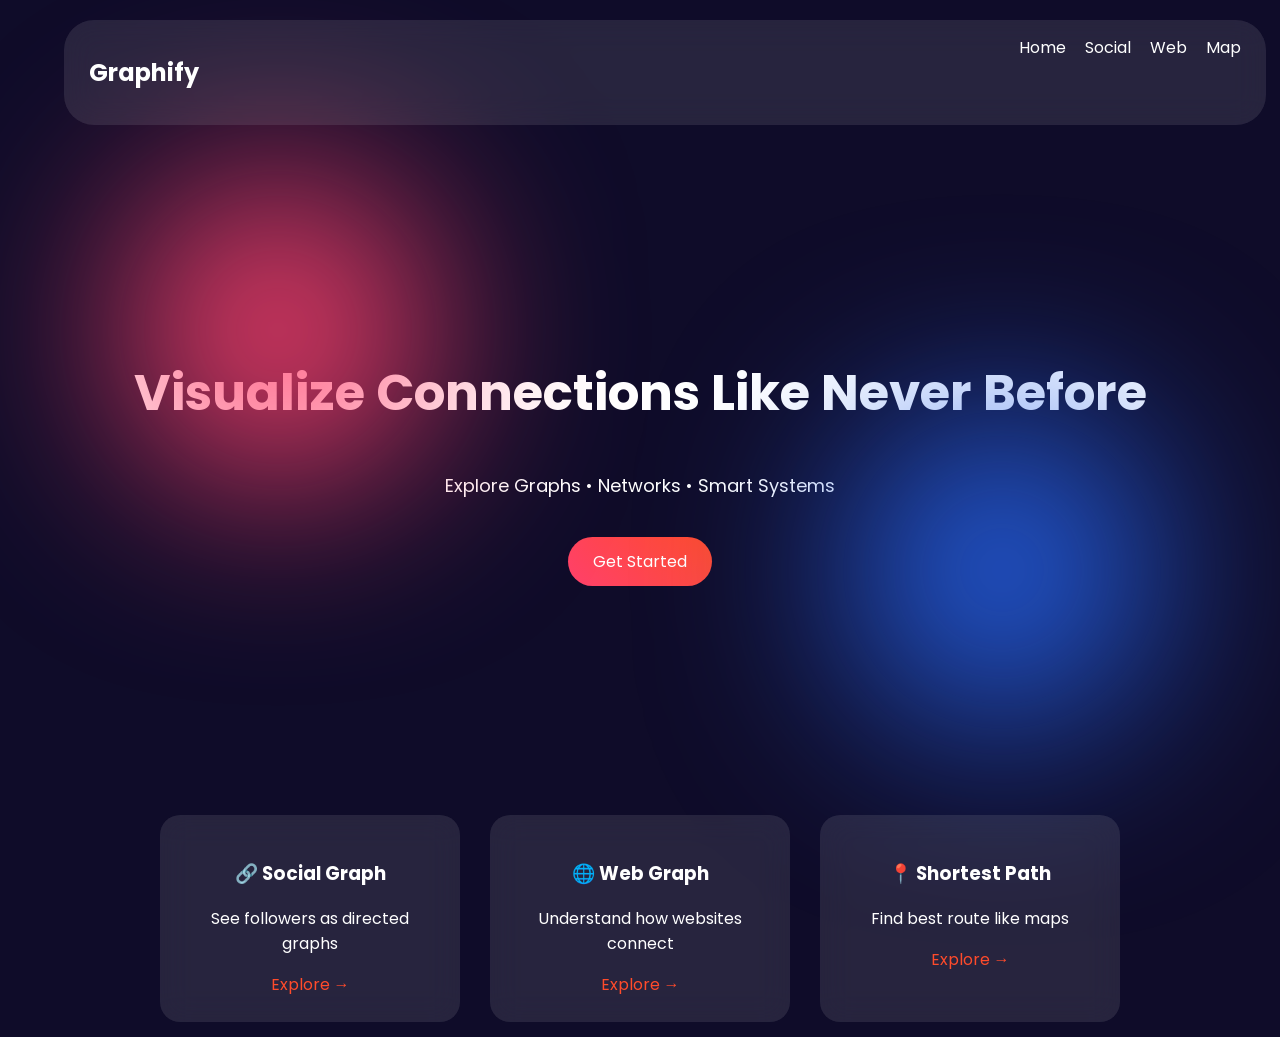
<file: index.html>
<!DOCTYPE html>
<html>
<head>
  <title>Graphify</title>

  <link href="https://fonts.googleapis.com/css2?family=Poppins:wght@300;400;600&display=swap" rel="stylesheet">
  <link rel="stylesheet" href="style.css">
</head>

<body>

<!-- 🔥 Floating Navbar -->
<div class="navbar">
  <h2>Graphify</h2>
  <div>
    <a href="#">Home</a>
    <a href="social.html">Social</a>
    <a href="webgraph.html">Web</a>
    <a href="map.html">Map</a>
  </div>
</div>

<!-- 🎯 Hero -->
<section class="hero">

  <!-- Animated Background Shapes -->
  <div class="blob blob1"></div>
  <div class="blob blob2"></div>

  <div class="hero-content">
    <h1>Visualize Connections Like Never Before</h1>
    <p>Explore Graphs • Networks • Smart Systems</p>
    <a href="social.html" class="btn">Get Started</a>
  </div>

</section>

<!-- 💎 Feature Cards -->
<div class="cards">

  <div class="card">
    <h3>🔗 Social Graph</h3>
    <p>See followers as directed graphs</p>
    <a href="social.html">Explore →</a>
  </div>

  <div class="card">
    <h3>🌐 Web Graph</h3>
    <p>Understand how websites connect</p>
    <a href="webgraph.html">Explore →</a>
  </div>

  <div class="card">
    <h3>📍 Shortest Path</h3>
    <p>Find best route like maps</p>
    <a href="map.html">Explore →</a>
  </div>

</div>

</body>
</html>
</file>
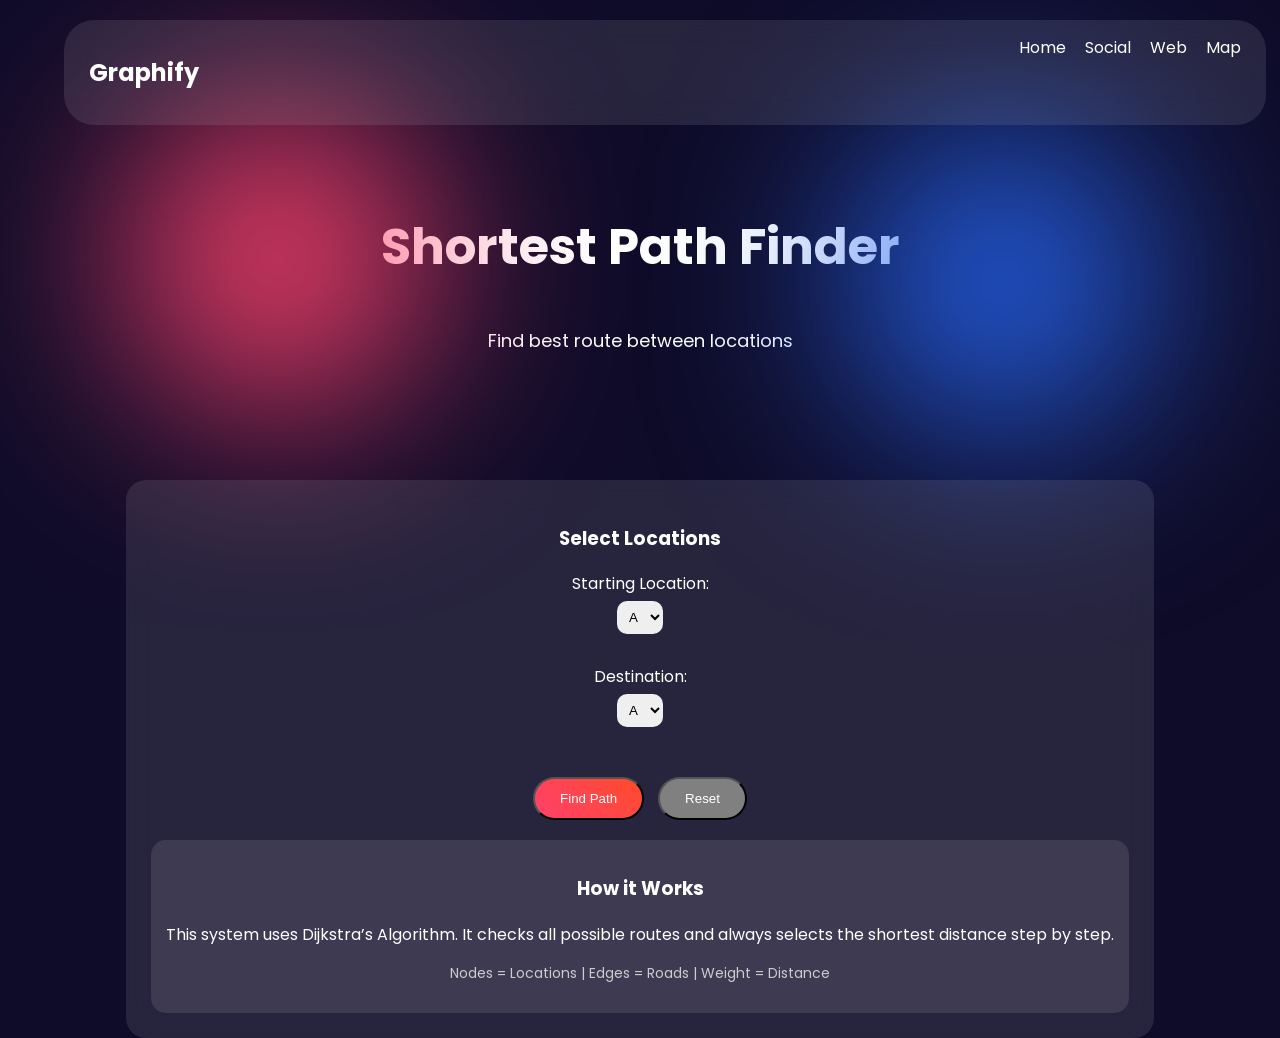
<file: map.html>
<!DOCTYPE html>
<html>
<head>
  <title>Shortest Path</title>

  <link href="https://fonts.googleapis.com/css2?family=Poppins:wght@300;400;600&display=swap" rel="stylesheet">
  <link rel="stylesheet" href="style.css">
</head>

<body>

<!-- Navbar -->
<div class="navbar">
  <h2>Graphify</h2>
  <div>
    <a href="index.html">Home</a>
    <a href="social.html">Social</a>
    <a href="webgraph.html">Web</a>
    <a href="#">Map</a>
  </div>
</div>

<!-- Hero -->
<section class="hero small-hero">
  <div class="blob blob1"></div>
  <div class="blob blob2"></div>

  <div class="hero-content">
    <h1>Shortest Path Finder</h1>
    <p>Find best route between locations</p>
  </div>
</section>

<!-- INPUT SECTION -->
<div class="input-section">
  <div class="input-card">

    <h3>Select Locations</h3>

    <label>Starting Location:</label><br>
    <select id="start">
      <option value="A">A</option>
      <option value="B">B</option>
      <option value="C">C</option>
      <option value="D">D</option>
    </select>

    <br><br>

    <label>Destination:</label><br>
    <select id="end">
      <option value="A">A</option>
      <option value="B">B</option>
      <option value="C">C</option>
      <option value="D">D</option>
    </select>

    <br><br>

    <button class="btn" onclick="findPath()">Find Path</button>
    <button class="btn reset-btn" onclick="resetResult()">Reset</button>

    <h3 id="result"></h3>

    <!-- INFO -->
    <div class="info-box">
      <h3>How it Works</h3>
      <p>
        This system uses Dijkstra’s Algorithm. It checks all possible routes
        and always selects the shortest distance step by step.
      </p>
      <p class="graph-info">
        Nodes = Locations | Edges = Roads | Weight = Distance
      </p>
    </div>

  </div>
</div>

<script>

// GRAPH DATA
const graph = {
  A: { B: 5, C: 10 },
  B: { A: 5, C: 3, D: 7 },
  C: { A: 10, B: 3, D: 1 },
  D: { B: 7, C: 1 }
};

// DIJKSTRA WITH PATH
function findPath() {

  let start = document.getElementById("start").value;
  let end = document.getElementById("end").value;

  if (start === end) {
    document.getElementById("result").innerHTML = "Start and Destination are same!";
    return;
  }

  let distances = {};
  let previous = {};
  let queue = [];

  for (let node in graph) {
    distances[node] = Infinity;
    previous[node] = null;
  }

  distances[start] = 0;
  queue.push(start);

  while (queue.length > 0) {

    let current = queue.shift();

    for (let neighbor in graph[current]) {

      let newDist = distances[current] + graph[current][neighbor];

      if (newDist < distances[neighbor]) {
        distances[neighbor] = newDist;
        previous[neighbor] = current;
        queue.push(neighbor);
      }
    }
  }

  // BUILD PATH
  let path = [];
  let current = end;

  while (current) {
    path.unshift(current);
    current = previous[current];
  }

  document.getElementById("result").innerHTML =
    `Path: ${path.join(" → ")} <br> Distance: ${distances[end]}`;
}

// RESET
function resetResult() {
  document.getElementById("result").innerHTML = "";
}

</script>

</body>
</html>
</file>
<file: style.css>
body {
  margin: 0;
  font-family: 'Poppins', sans-serif;
  background: #0f0c29;
  color: white;
  overflow-x: hidden;
}

/* NAVBAR */
.navbar {
  position: fixed;
  width: 90%;
  top: 20px;
  left: 5%;
  display: flex;
  justify-content: space-between;
  padding: 15px 25px;
  background: rgba(255,255,255,0.1);
  backdrop-filter: blur(15px);
  border-radius: 30px;
  z-index: 10;
}

.navbar a {
  margin-left: 15px;
  text-decoration: none;
  color: white;
  transition: 0.3s;
}

.navbar a:hover {
  color: #ff4b2b;
}

/* HERO */
.hero {
  height: 100vh;
  display: flex;
  justify-content: center;
  align-items: center;
  text-align: center;
  position: relative;
}

/* BLOBS (animated background) */
.blob {
  position: absolute;
  border-radius: 50%;
  filter: blur(100px);
  animation: move 10s infinite alternate;
}

.blob1 {
  width: 300px;
  height: 300px;
  background: #ff416c;
  top: 20%;
  left: 10%;
}

.blob2 {
  width: 300px;
  height: 300px;
  background: #2563eb;
  bottom: 20%;
  right: 10%;
}

@keyframes move {
  from { transform: translate(0,0); }
  to { transform: translate(50px, -50px); }
}

/* HERO TEXT */
.hero-content h1 {
  font-size: 50px;
  animation: fadeUp 1s ease;
}

.hero-content p {
  margin-top: 10px;
  font-size: 18px;
  animation: fadeUp 1.5s ease;
}

@keyframes fadeUp {
  from { opacity: 0; transform: translateY(40px); }
  to { opacity: 1; transform: translateY(0); }
}

/* BUTTON */
.btn {
  display: inline-block;
  margin-top: 20px;
  padding: 12px 25px;
  border-radius: 30px;
  background: linear-gradient(45deg, #ff416c, #ff4b2b);
  color: white;
  text-decoration: none;
  transition: 0.3s;
}

.btn:hover {
  transform: scale(1.1);
}

/* CARDS */
.cards {
  display: flex;
  justify-content: center;
  margin-top: -100px;
  flex-wrap: wrap;
}

.card {
  background: rgba(255,255,255,0.1);
  backdrop-filter: blur(15px);
  padding: 25px;
  margin: 15px;
  border-radius: 20px;
  width: 250px;
  text-align: center;
  transition: 0.3s;
}

.card:hover {
  transform: translateY(-10px) scale(1.05);
}

.card a {
  display: block;
  margin-top: 10px;
  color: #ff4b2b;
  text-decoration: none;
}

/* SMALL HERO */
.small-hero {
  height: 60vh;
}

/* GRAPH CONTAINER */
.graph-container {
  display: flex;
  justify-content: center;
  margin-top: -80px;
}

/* GRAPH CARD */
.graph-card {
  width: 85%;
  background: rgba(255,255,255,0.1);
  backdrop-filter: blur(15px);
  padding: 25px;
  border-radius: 20px;
  text-align: center;
  transition: 0.3s;
}

.graph-card:hover {
  transform: scale(1.02);
}

/* NETWORK BOX */
#network {
  height: 400px;
  margin-top: 20px;
  background: white;
  border-radius: 10px;
}

/* DARK FIX FOR GRAPH */
body.dark #network {
  background: #e2e8f0;
}

/* USERS GRID */
.users-grid {
  display: flex;
  flex-wrap: wrap;
  justify-content: center;
  margin: 20px;
}

/* USER CARD */
.user-card {
  background: rgba(255,255,255,0.1);
  backdrop-filter: blur(15px);
  padding: 20px;
  margin: 10px;
  border-radius: 20px;
  text-align: center;
  width: 150px;
  transition: 0.3s;
}

.user-card:hover {
  transform: translateY(-8px) scale(1.05);
}

/* AVATAR */
.avatar {
  width: 50px;
  height: 50px;
  background: linear-gradient(45deg, #ff416c, #ff4b2b);
  border-radius: 50%;
  display: flex;
  align-items: center;
  justify-content: center;
  margin: auto;
  font-weight: bold;
  color: white;
}

/* FOLLOW BUTTON */
.follow-btn {
  margin-top: 10px;
  padding: 8px 15px;
  border-radius: 20px;
  border: none;
  cursor: pointer;
  background: #2563eb;
  color: white;
  transition: 0.3s;
}

.follow-btn.active {
  background: gray;
}

.follow-btn:hover {
  transform: scale(1.1);
}
/* USERS GRID FIX */
.users-grid {
  display: flex;
  flex-wrap: wrap;
  justify-content: center;
  margin: 30px auto;
  padding-bottom: 120px;
  max-width: 1000px;
}

/* USER CARD */
.user-card {
  background: rgba(255,255,255,0.1);
  backdrop-filter: blur(15px);
  padding: 20px;
  margin: 10px;
  border-radius: 20px;
  text-align: center;
  width: 150px;
  transition: 0.3s;
}

.user-card:hover {
  transform: translateY(-8px) scale(1.05);
}

/* AVATAR */
.avatar {
  width: 50px;
  height: 50px;
  background: linear-gradient(45deg, #ff416c, #ff4b2b);
  border-radius: 50%;
  display: flex;
  align-items: center;
  justify-content: center;
  margin: auto;
  font-weight: bold;
  color: white;
}

/* FOLLOW BUTTON */
.follow-btn {
  margin-top: 10px;
  padding: 8px 15px;
  border-radius: 20px;
  border: none;
  cursor: pointer;
  background: #2563eb;
  color: white;
  transition: 0.3s;
}

.follow-btn.active {
  background: gray;
}

.follow-btn:hover {
  transform: scale(1.1);
}

/* GRAPH SECTION FIX */
.graph-container {
  margin-top: 50px;
}

/* GRAPH DARK THEME */
#network {
  height: 400px;
  margin-top: 20px;
  background: #0f172a;
  border-radius: 10px;
}

/* INPUT SECTION */
.input-section {
  display: flex;
  justify-content: center;
  margin-top: -60px;
}

/* INPUT CARD */
.input-card {
  background: rgba(255,255,255,0.1);
  backdrop-filter: blur(15px);
  padding: 20px;
  border-radius: 20px;
  text-align: center;
}

/* SELECT */
select {
  padding: 8px;
  border-radius: 10px;
  border: none;
  margin: 5px;
}
/* INPUT SECTION */
.input-section {
  display: flex;
  justify-content: center;
  margin-top: -60px;
}

/* INPUT CARD */
.input-card {
  background: rgba(255,255,255,0.1);
  backdrop-filter: blur(15px);
  padding: 25px;
  border-radius: 20px;
  text-align: center;
}

/* SELECT BOX */
select {
  padding: 8px;
  border-radius: 10px;
  border: none;
  margin: 5px;
}

/* RESET BUTTON */
.reset-btn {
  margin-left: 10px;
  background: gray;
}

.reset-btn:hover {
  background: #ff4b2b;
}

/* RESULT TEXT */
#result {
  margin-top: 15px;
  color: #ff416c;
}

/* INFO BOX */
.info-box {
  margin-top: 20px;
  background: rgba(255,255,255,0.1);
  padding: 15px;
  border-radius: 15px;
}

/* GRAPH INFO TEXT */
.graph-info {
  margin-top: 10px;
  font-size: 14px;
  color: #ccc;
}

/* RESULT */
#result {
  margin-top: 15px;
  color: #ff416c;
}
</file>
